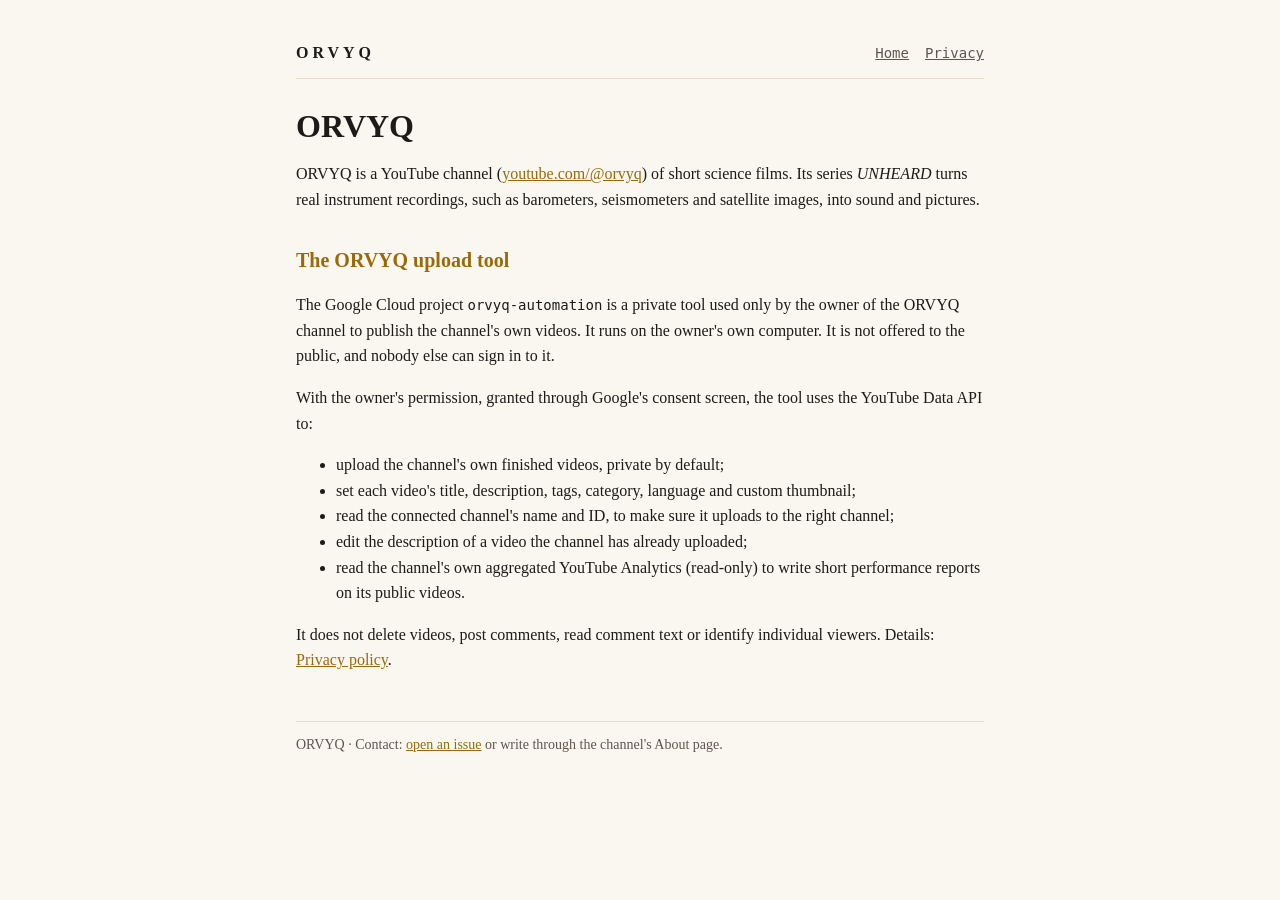
<file: index.html>
<!doctype html>
<html lang="en">
<head>
<meta charset="utf-8">
<meta name="viewport" content="width=device-width, initial-scale=1">
<title>ORVYQ</title>
<meta name="description" content="ORVYQ is a YouTube channel of short science films made from real instrument recordings. This page describes the channel's private upload tool.">
<link rel="stylesheet" href="style.css">
</head>
<body>
<main>
<header><a class="brand" href="./">ORVYQ</a><nav><a href="./">Home</a><a href="privacy.html">Privacy</a></nav></header>

<h1>ORVYQ</h1>
<p>ORVYQ is a YouTube channel (<a href="https://www.youtube.com/@orvyq">youtube.com/@orvyq</a>) of short science
films. Its series <em>UNHEARD</em> turns real instrument recordings, such as barometers, seismometers and satellite
images, into sound and pictures.</p>

<h2>The ORVYQ upload tool</h2>
<p>The Google Cloud project <code>orvyq-automation</code> is a private tool used only by the owner of the ORVYQ
channel to publish the channel's own videos. It runs on the owner's own computer. It is not offered to the public,
and nobody else can sign in to it.</p>
<p>With the owner's permission, granted through Google's consent screen, the tool uses the YouTube Data API to:</p>
<ul>
<li>upload the channel's own finished videos, private by default;</li>
<li>set each video's title, description, tags, category, language and custom thumbnail;</li>
<li>read the connected channel's name and ID, to make sure it uploads to the right channel;</li>
<li>edit the description of a video the channel has already uploaded;</li>
<li>read the channel's own aggregated YouTube Analytics (read-only) to write short performance reports on its
public videos.</li>
</ul>
<p>It does not delete videos, post comments, read comment text or identify individual viewers. Details:
<a href="privacy.html">Privacy policy</a>.</p>

<footer class="muted">ORVYQ · Contact: <a href="https://github.com/brsctncnbrk3-hub/orvyq-site/issues">open an issue</a>
or write through the channel's About page.</footer>
</main>
</body>
</html>
</file>
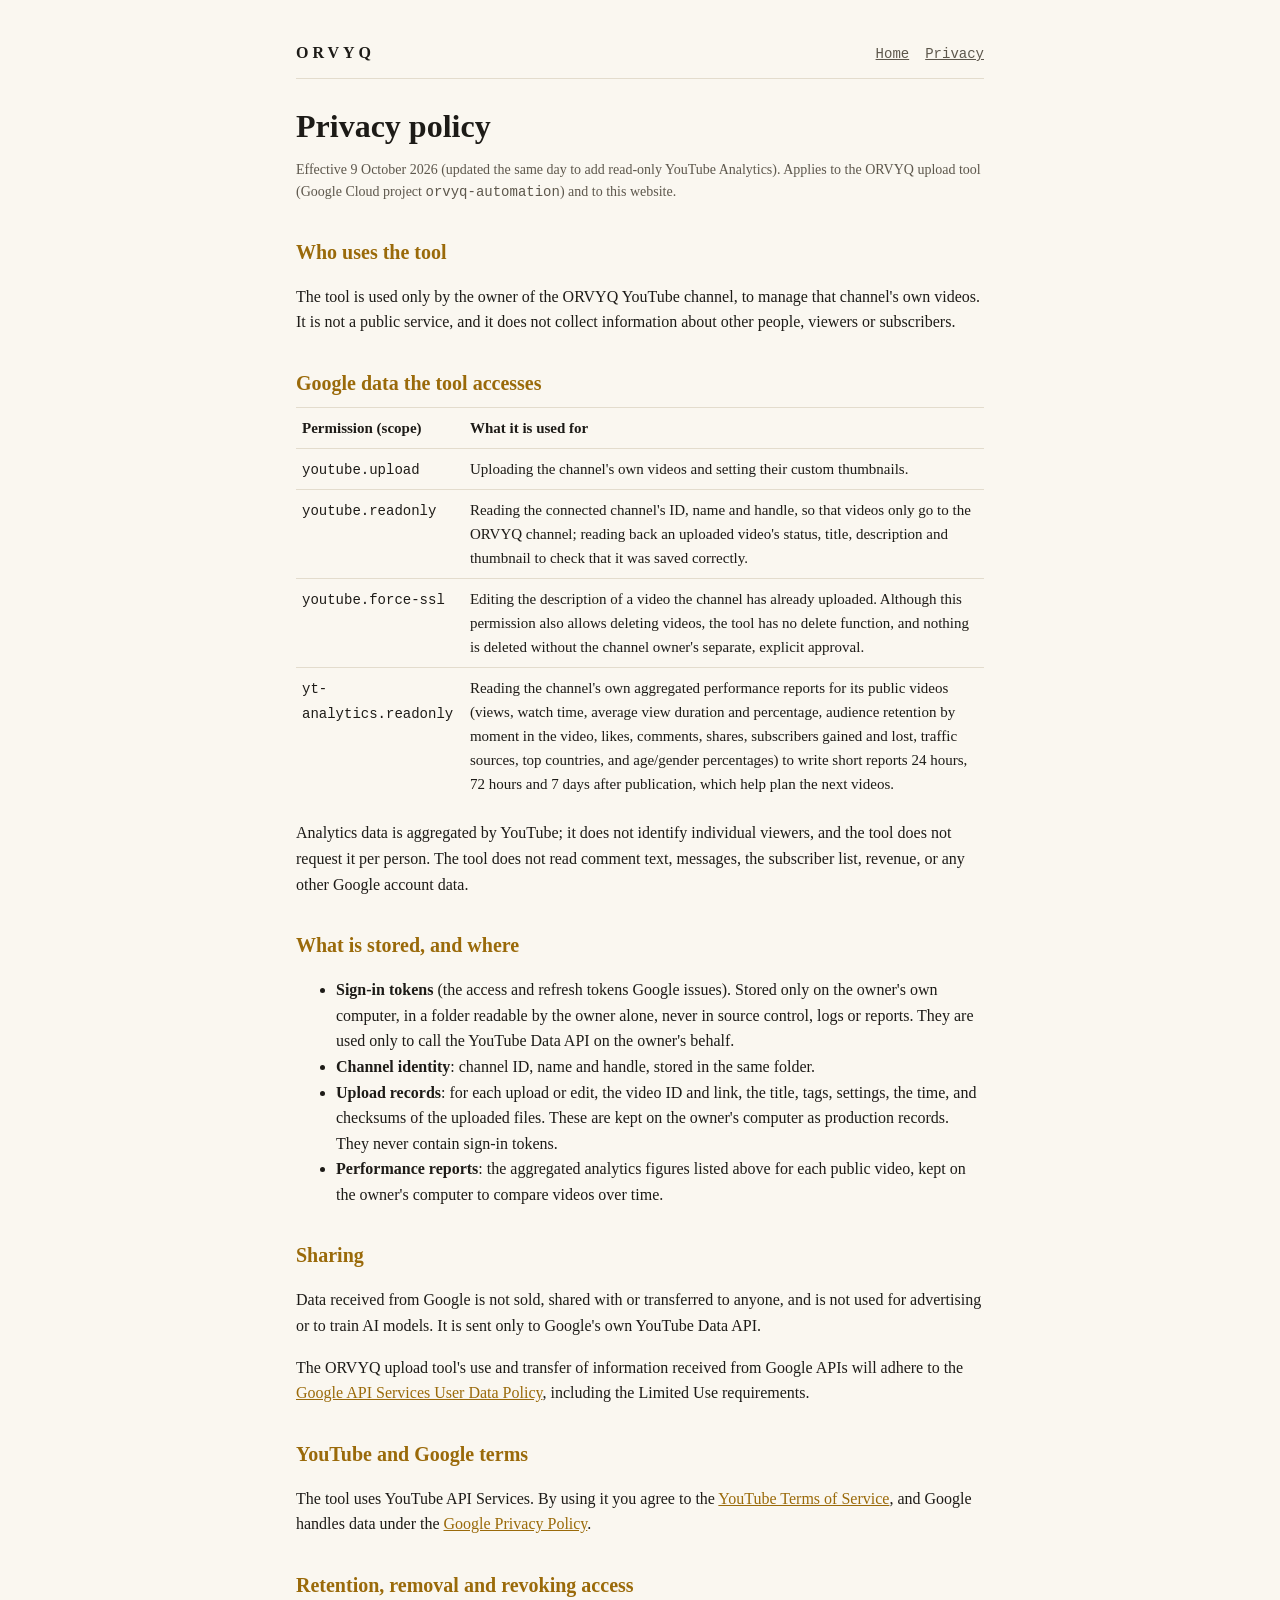
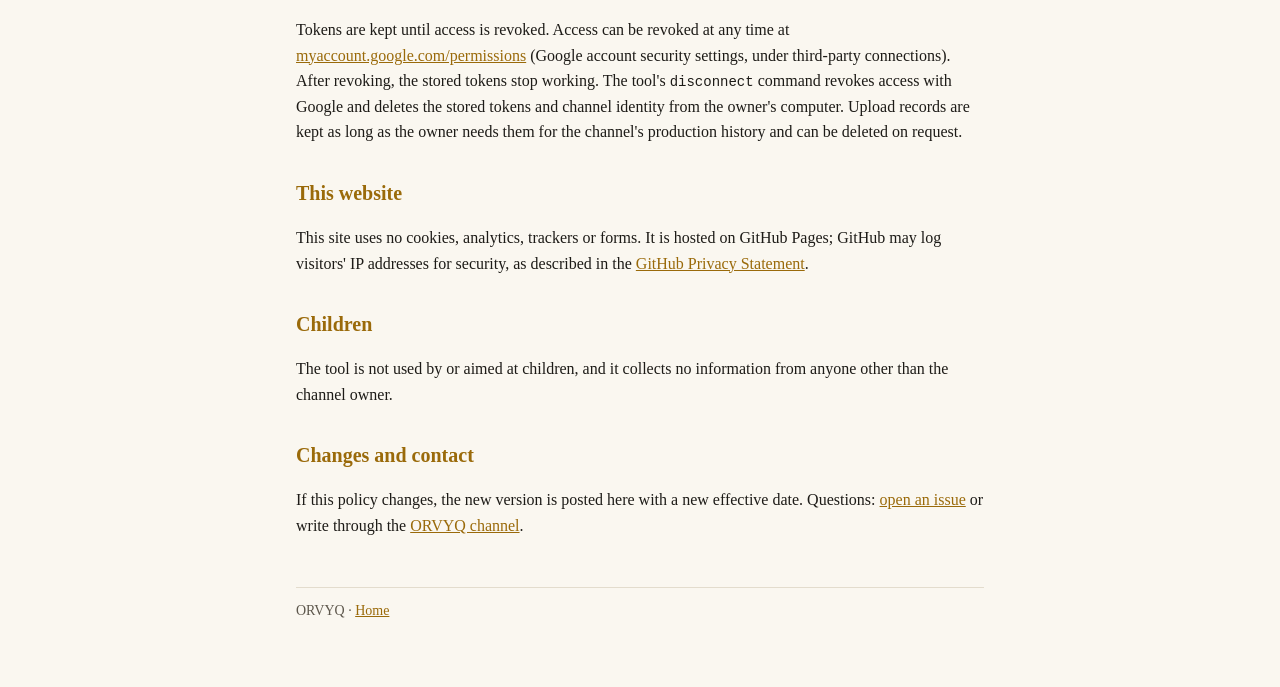
<file: privacy.html>
<!doctype html>
<html lang="en">
<head>
<meta charset="utf-8">
<meta name="viewport" content="width=device-width, initial-scale=1">
<title>ORVYQ Privacy Policy</title>
<meta name="description" content="How the ORVYQ upload tool (Google Cloud project orvyq-automation) uses Google and YouTube data.">
<link rel="stylesheet" href="style.css">
</head>
<body>
<main>
<header><a class="brand" href="./">ORVYQ</a><nav><a href="./">Home</a><a href="privacy.html">Privacy</a></nav></header>

<h1>Privacy policy</h1>
<p class="muted">Effective 9 October 2026 (updated the same day to add read-only YouTube Analytics). Applies to the ORVYQ upload tool (Google Cloud project
<code>orvyq-automation</code>) and to this website.</p>

<h2>Who uses the tool</h2>
<p>The tool is used only by the owner of the ORVYQ YouTube channel, to manage that channel's own videos. It is not a
public service, and it does not collect information about other people, viewers or subscribers.</p>

<h2>Google data the tool accesses</h2>
<table>
<tr><th>Permission (scope)</th><th>What it is used for</th></tr>
<tr><td><code>youtube.upload</code></td><td>Uploading the channel's own videos and setting their custom thumbnails.</td></tr>
<tr><td><code>youtube.readonly</code></td><td>Reading the connected channel's ID, name and handle, so that videos only go to the ORVYQ channel; reading back an uploaded video's status, title, description and thumbnail to check that it was saved correctly.</td></tr>
<tr><td><code>youtube.force-ssl</code></td><td>Editing the description of a video the channel has already uploaded. Although this permission also allows deleting videos, the tool has no delete function, and nothing is deleted without the channel owner's separate, explicit approval.</td></tr>
<tr><td><code>yt-analytics.readonly</code></td><td>Reading the channel's own aggregated performance reports for its public videos (views, watch time, average view duration and percentage, audience retention by moment in the video, likes, comments, shares, subscribers gained and lost, traffic sources, top countries, and age/gender percentages) to write short reports 24 hours, 72 hours and 7 days after publication, which help plan the next videos.</td></tr>
</table>
<p>Analytics data is aggregated by YouTube; it does not identify individual viewers, and the tool does not request
it per person. The tool does not read comment text, messages, the subscriber list, revenue, or any other Google
account data.</p>

<h2>What is stored, and where</h2>
<ul>
<li><strong>Sign-in tokens</strong> (the access and refresh tokens Google issues). Stored only on the owner's own
computer, in a folder readable by the owner alone, never in source control, logs or reports. They are used only to
call the YouTube Data API on the owner's behalf.</li>
<li><strong>Channel identity</strong>: channel ID, name and handle, stored in the same folder.</li>
<li><strong>Upload records</strong>: for each upload or edit, the video ID and link, the title, tags, settings, the
time, and checksums of the uploaded files. These are kept on the owner's computer as production records. They never
contain sign-in tokens.</li>
<li><strong>Performance reports</strong>: the aggregated analytics figures listed above for each public video, kept on
the owner's computer to compare videos over time.</li>
</ul>

<h2>Sharing</h2>
<p>Data received from Google is not sold, shared with or transferred to anyone, and is not used for advertising or to
train AI models. It is sent only to Google's own YouTube Data API.</p>
<p>The ORVYQ upload tool's use and transfer of information received from Google APIs will adhere to the
<a href="https://developers.google.com/terms/api-services-user-data-policy">Google API Services User Data Policy</a>,
including the Limited Use requirements.</p>

<h2>YouTube and Google terms</h2>
<p>The tool uses YouTube API Services. By using it you agree to the
<a href="https://www.youtube.com/t/terms">YouTube Terms of Service</a>, and Google handles data under the
<a href="https://policies.google.com/privacy">Google Privacy Policy</a>.</p>

<h2>Retention, removal and revoking access</h2>
<p>Tokens are kept until access is revoked. Access can be revoked at any time at
<a href="https://myaccount.google.com/permissions">myaccount.google.com/permissions</a> (Google account security
settings, under third-party connections). After revoking, the stored tokens stop working. The tool's
<code>disconnect</code> command revokes access with Google and deletes the stored tokens and channel identity from the
owner's computer. Upload records are kept as long as the owner needs them for the channel's production history and
can be deleted on request.</p>

<h2>This website</h2>
<p>This site uses no cookies, analytics, trackers or forms. It is hosted on GitHub Pages; GitHub may log visitors'
IP addresses for security, as described in the
<a href="https://docs.github.com/en/site-policy/privacy-policies/github-general-privacy-statement">GitHub Privacy Statement</a>.</p>

<h2>Children</h2>
<p>The tool is not used by or aimed at children, and it collects no information from anyone other than the channel
owner.</p>

<h2>Changes and contact</h2>
<p>If this policy changes, the new version is posted here with a new effective date. Questions:
<a href="https://github.com/brsctncnbrk3-hub/orvyq-site/issues">open an issue</a> or write through the
<a href="https://www.youtube.com/@orvyq/about">ORVYQ channel</a>.</p>

<footer class="muted">ORVYQ · <a href="./">Home</a></footer>
</main>
</body>
</html>
</file>
<file: style.css>
:root{--bg:#0d0c0a;--fg:#ece6d8;--muted:#a69f90;--gold:#f2b544;--line:#2c2820}
@media (prefers-color-scheme: light){:root{--bg:#faf7f0;--fg:#1d1b17;--muted:#5d574c;--gold:#9a6a0a;--line:#e3dccd}}
*{box-sizing:border-box}
body{margin:0;background:var(--bg);color:var(--fg);font:16px/1.6 Georgia,"Times New Roman",serif}
main{max-width:720px;margin:0 auto;padding:40px 16px 64px}
header{display:flex;justify-content:space-between;align-items:baseline;border-bottom:1px solid var(--line);padding-bottom:12px;margin-bottom:28px}
.brand{letter-spacing:.25em;font-weight:700;color:var(--fg);text-decoration:none}
nav a{color:var(--muted);margin-left:16px;font-family:ui-monospace,Menlo,monospace;font-size:14px}
h1{font-size:32px;line-height:1.2;margin:0 0 12px}
h2{font-size:20px;margin:32px 0 8px;color:var(--gold)}
a{color:var(--gold)}
.muted{color:var(--muted);font-size:14px}
table{border-collapse:collapse;width:100%;font-size:15px}
td,th{border-top:1px solid var(--line);padding:8px 6px;text-align:left;vertical-align:top}
code{font-family:ui-monospace,Menlo,monospace;font-size:14px}
footer{margin-top:48px;border-top:1px solid var(--line);padding-top:12px}
</file>
